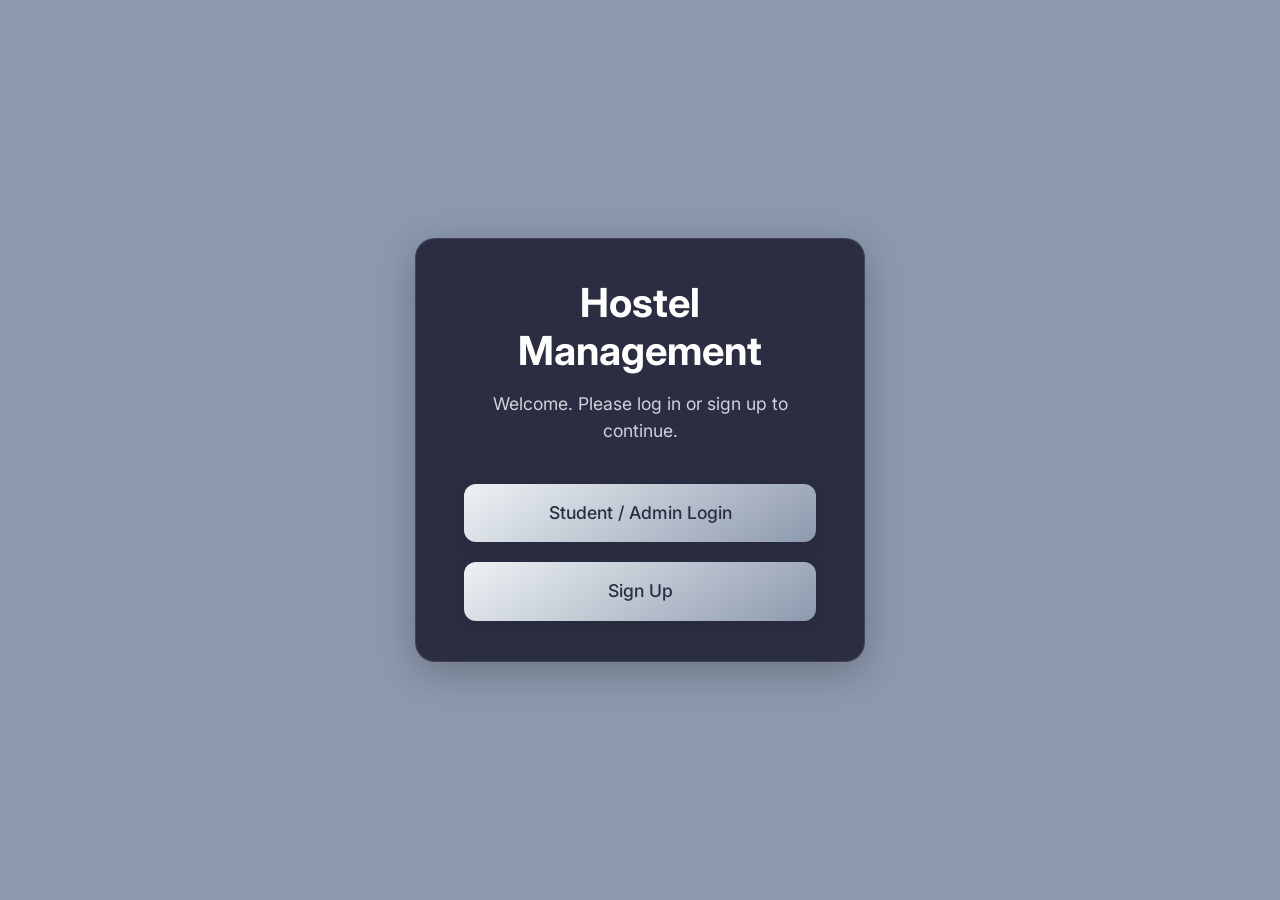
<file: resources/templates/index.html>
<!DOCTYPE html>
<html xmlns:th="http://www.thymeleaf.org">
<head>
    <meta charset="utf-8" />
    <title>Hostel Management</title>
    <!-- We'll keep Bootstrap for other pages, but this page won't use it -->
    <link href="https://cdn.jsdelivr.net/npm/bootstrap@5.3.2/dist/css/bootstrap.min.css" rel="stylesheet">

    <!-- Add Google Font for a modern feel -->
    <link rel="preconnect" href="https://fonts.googleapis.com">
    <link rel="preconnect" href="https://fonts.gstatic.com" crossorigin>
    <link href="https://fonts.googleapis.com/css2?family=Inter:wght@400;500;700&display=swap" rel="stylesheet">

    <style>
        html, body {
            height: 100%;
            width: 100%;
            margin: 0;
            overflow: hidden; /* Prevent scroll bars */
        }

        body {
            /* 1. Background color set */
            background-color: #8D99AE;
            font-family: 'Inter', sans-serif;
            display: flex;
            align-items: center;
            justify-content: center;
            color: #FFFFFF;
        }

        /* 2. Main card with new background */
        .welcome-card {
            /* Solid dark background for the card */
            background: #2B2D42;
            padding: 2.5rem 3rem;
            border-radius: 20px;
            box-shadow: 0 10px 40px rgba(0, 0, 0, 0.25);
            text-align: center;
            max-width: 450px;
            width: 90%;
            border: 1px solid rgba(255, 255, 255, 0.1);
        }

        .welcome-card h1 {
            font-weight: 700;
            color: #FFFFFF;
            margin-bottom: 0.75rem;
        }

        .welcome-card p {
            font-size: 1.1rem;
            color: #CED4DA;
            margin-bottom: 2.5rem;
        }

        .button-container {
            display: flex;
            flex-direction: column;
            gap: 1.25rem; /* More spacing */
        }

        /* 3. Login/Signup buttons styled as cards */
        .welcome-btn {
            display: block;
            padding: 1rem;
            border-radius: 12px;
            text-decoration: none;
            font-weight: 500;
            font-size: 1.1rem;
            /* 5. Change text color for new gradient */
            color: #2B2D42;
            transition: transform 0.2s ease, box-shadow 0.2s ease;
            box-shadow: 0 4px 15px rgba(0, 0, 0, 0.1);
        }

        /* 4. Slight animation on hover */
        .welcome-btn:hover {
            transform: translateY(-3px) scale(1.02);
            box-shadow: 0 7px 22px rgba(0, 0, 0, 0.2);
        }

        .welcome-btn:active {
             transform: translateY(-1px) scale(1.01);
             box-shadow: 0 4px 15px rgba(0, 0, 0, 0.15);
        }

        .btn-login {
            /* 6. Button gradient */
            background: linear-gradient(145deg, #EDF2F4, #8D99AE);
        }

        .btn-signup {
            /* 7. Button gradient */
            background: linear-gradient(145deg, #EDF2F4, #8D99AE);
        }
    </style>
</head>
<!-- Removed container and other layout classes from body -->
<body>

<!-- Replaced old layout with a single centered card -->
<div class="welcome-card">
    <h1 class="mb-3">Hostel Management</h1>
    <p>Welcome. Please log in or sign up to continue.</p>
    <div class="button-container">
        <a href="/login" class="welcome-btn btn-login">Student / Admin Login</a>
        <a href="/signup" class="welcome-btn btn-signup">Sign Up</a>
    </div>
</div>

</body>
</html>
</file>
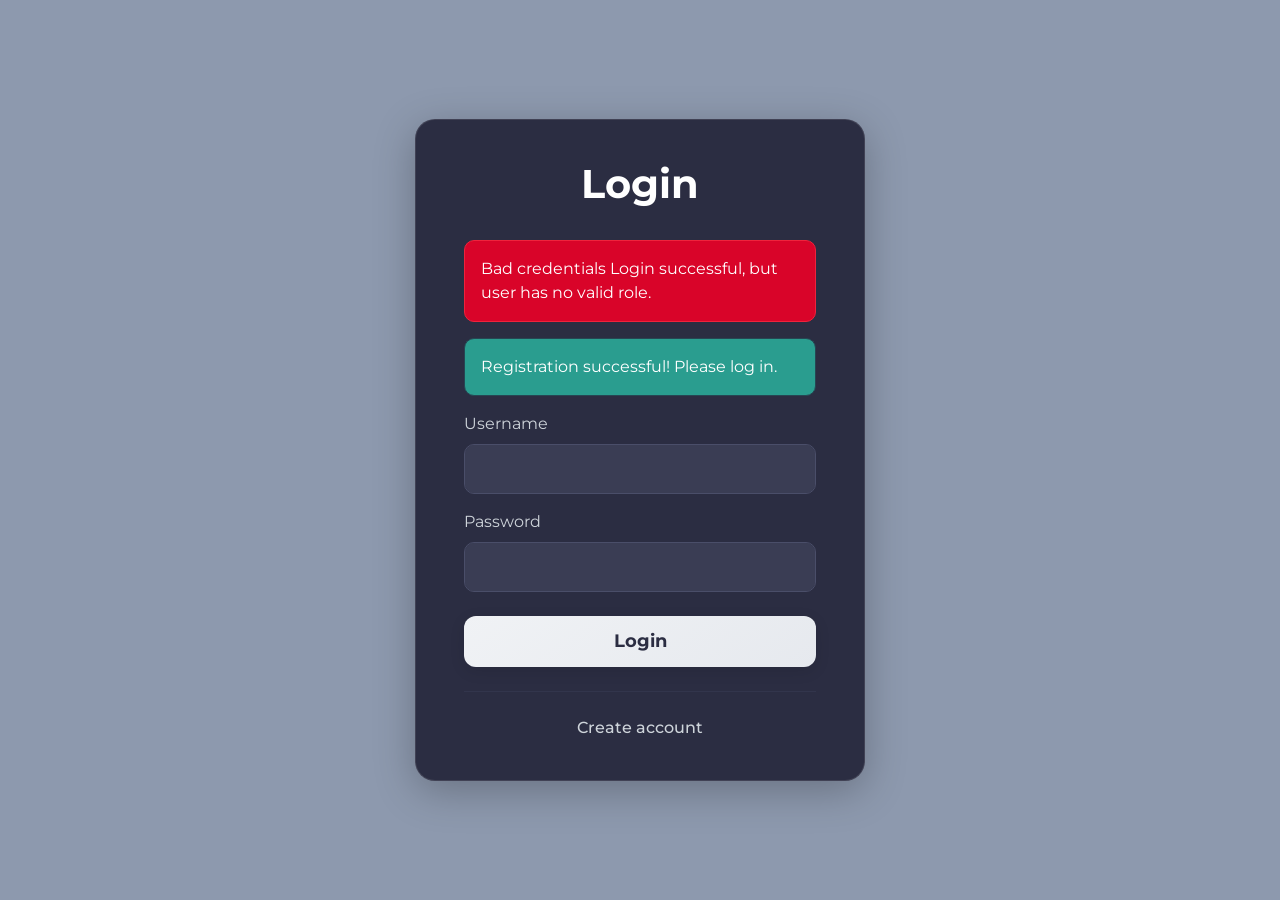
<file: resources/templates/login.html>
<!DOCTYPE html>
<html xmlns:th="http://www.thymeleaf.org">
<head>
    <meta charset="utf-8" />
    <title>Login</title>
    <!-- Keep Bootstrap for grid system and form controls -->
    <link href="https://cdn.jsdelivr.net/npm/bootstrap@5.3.2/dist/css/bootstrap.min.css" rel="stylesheet">

    <!-- Add Google Font 'Montserrat' -->
    <link rel="preconnect" href="https://fonts.googleapis.com">
    <link rel="preconnect" href="https://fonts.gstatic.com" crossorigin>
    <link href="https://fonts.googleapis.com/css2?family=Montserrat:wght@400;500;700&display=swap" rel="stylesheet">

    <style>
        html, body {
            height: 100%;
            width: 100%;
            margin: 0;
        }

        body {
            /* 1. Background color set */
            background-color: #8D99AE;
            font-family: 'Montserrat', sans-serif; /* 7. Font set */
            display: flex;
            align-items: center;
            justify-content: center;
            color: #FFFFFF;
        }

        /* 2. Main card with new background */
        .login-card {
            background: #2B2D42;
            padding: 2.5rem 3rem;
            border-radius: 20px;
            box-shadow: 0 10px 40px rgba(0, 0, 0, 0.25);
            text-align: left; /* Forms look better left-aligned */
            max-width: 450px;
            width: 90%;
            border: 1px solid rgba(255, 255, 255, 0.1);
        }

        .login-card h1 {
            font-weight: 700;
            color: #FFFFFF;
            margin-bottom: 2rem;
            text-align: center; /* Center the title */
        }

        /* 3. Style form elements for dark background */
        .form-label {
            color: #CED4DA;
            margin-bottom: 0.5rem;
        }

        .form-control {
            background-color: #3A3D54;
            border: 1px solid #4A4E69;
            color: #FFFFFF;
            border-radius: 10px;
            padding: 0.75rem 1rem;
        }

        .form-control:focus {
            background-color: #3A3D54;
            border-color: #8D99AE;
            color: #FFFFFF;
            box-shadow: none;
        }

        /* 4. Login button with gradient */
        .login-btn {
            display: block;
            width: 100%;
            padding: 0.75rem;
            border-radius: 12px;
            text-decoration: none;
            font-weight: 700;
            font-size: 1.1rem;
            color: #2B2D42;
            transition: transform 0.2s ease, box-shadow 0.2s ease;
            box-shadow: 0 4px 15px rgba(0, 0, 0, 0.1);
            /* UPDATED GRADIENT */
            background: linear-gradient(145deg, #f0f2f5 0%, #e6e9ee 100%);
            border: none;
            margin-top: 1.5rem;
        }

        .login-btn:hover {
            transform: translateY(-3px) scale(1.02);
            box-shadow: 0 7px 22px rgba(0, 0, 0, 0.2);
        }

        /* 5. Style the "Create account" link */
        .signup-link {
            text-align: center;
            margin-top: 1.5rem;
        }

        .signup-link a {
            color: #CED4DA;
            text-decoration: none;
            font-weight: 500;
            transition: color 0.2s ease;
        }

        .signup-link a:hover {
            color: #FFFFFF;
            text-decoration: underline;
        }

        /* 6. Style the error message */
        .alert-danger {
            background-color: #D90429;
            color: #FFFFFF;
            border: 1px solid #EF233C;
            border-radius: 10px;
        }

        .alert-success {
            background-color: #2a9d8f;
            color: #FFFFFF;
            border: 1px solid #264653;
            border-radius: 10px;
        }
    </style>
</head>
<body>

<div class="login-card">
    <h1>Login</h1>

    <!-- ✅ FIX: Add Thymeleaf error handling -->
    <div th:if="${param.error}" class="alert alert-danger" role="alert">
        <!-- This shows the "Invalid username or password" from Spring Security -->
        <span th:if="${session['SPRING_SECURITY_LAST_EXCEPTION']}" th:text="${session['SPRING_SECURITY_LAST_EXCEPTION'].message}">
                Bad credentials
            </span>
        <!-- This shows our custom "UnknownRole" error -->
        <span th:if="${param.error == 'UnknownRole'}">
                Login successful, but user has no valid role.
            </span>
    </div>

    <!-- This shows the "registered" message -->
    <div th:if="${param.registered != null}" class="alert alert-success" role="alert">
        Registration successful! Please log in.
    </div>


    <!-- ✅ FIX: Use th:action to include CSRF token (if you ever enable it) -->
    <form method="post" th:action="@{/login}">
        <div class="mb-3">
            <label class="form-label">Username</label>
            <input name="username" class="form-control" required />
        </div>
        <div class="mb-3">
            <label class="form-label">Password</label>
            <input name="password" type="password" class="form-control" required />
        </div>
        <button class="login-btn">Login</button>
    </form>
    <hr class="my-4" style="border-color: #4A4E69;"/>
    <div class="signup-link">
        <a href="/signup">Create account</a>
    </div>
</div>

</body>
</html>
</file>
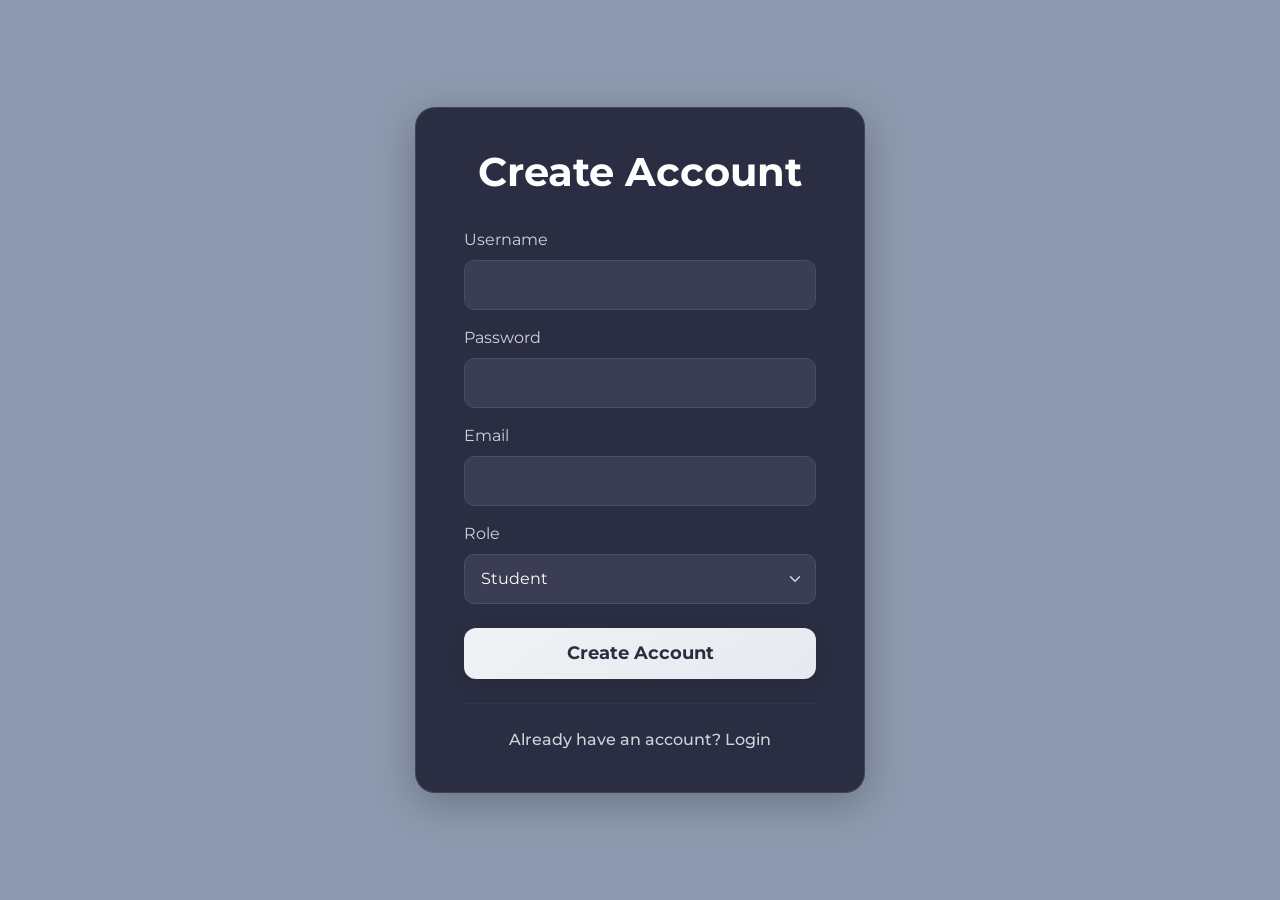
<file: resources/templates/signup.html>
<!DOCTYPE html>
<html xmlns:th="http://www.thymeleaf.org">
<head>
    <meta charset="utf-8" />
    <title>Sign Up</title>
    <!-- Keep Bootstrap for grid system and form controls -->
    <link href="https://cdn.jsdelivr.net/npm/bootstrap@5.3.2/dist/css/bootstrap.min.css" rel="stylesheet">

    <!-- Add Google Font 'Montserrat' -->
    <link rel="preconnect" href="https://fonts.googleapis.com">
    <link rel="preconnect" href="https://fonts.gstatic.com" crossorigin>
    <link href="https://fonts.googleapis.com/css2?family=Montserrat:wght@400;500;700&display=swap" rel="stylesheet">

    <style>
        html, body {
            height: 100%;
            width: 100%;
            margin: 0;
        }

        body {
            /* 1. Background color set */
            background-color: #8D99AE;
            font-family: 'Montserrat', sans-serif;
            display: flex;
            align-items: center;
            justify-content: center;
            color: #FFFFFF;
            padding: 2rem 0; /* Add padding for smaller screens where card is tall */
        }

        /* 2. Main card with new background */
        .signup-card {
            background: #2B2D42;
            padding: 2.5rem 3rem;
            border-radius: 20px;
            box-shadow: 0 10px 40px rgba(0, 0, 0, 0.25);
            text-align: left;
            max-width: 450px;
            width: 90%;
            border: 1px solid rgba(255, 255, 255, 0.1);
        }

        .signup-card h1 {
            font-weight: 700;
            color: #FFFFFF;
            margin-bottom: 2rem;
            text-align: center;
        }

        /* 3. Style form elements for dark background */
        .form-label {
            color: #CED4DA;
            margin-bottom: 0.5rem;
        }

        .form-control, .form-select {
            background-color: #3A3D54;
            border: 1px solid #4A4E69;
            color: #FFFFFF;
            border-radius: 10px;
            padding: 0.75rem 1rem;
        }

        /* Make select arrow white */
        .form-select {
            background-image: url("data:image/svg+xml,%3csvg xmlns='http://www.w3.org/2000/svg' viewBox='0 0 16 16'%3e%3cpath fill='none' stroke='%23CED4DA' stroke-linecap='round' stroke-linejoin='round' stroke-width='2' d='m2 5 6 6 6-6'/%3e%3c/svg%3e");
        }

        .form-control:focus, .form-select:focus {
            background-color: #3A3D54;
            border-color: #8D99AE;
            color: #FFFFFF;
            box-shadow: none;
        }

        /* 4. Signup button with gradient */
        .signup-btn {
            display: block;
            width: 100%;
            padding: 0.75rem;
            border-radius: 12px;
            text-decoration: none;
            font-weight: 700;
            font-size: 1.1rem;
            color: #2B2D42;
            transition: transform 0.2s ease, box-shadow 0.2s ease;
            box-shadow: 0 4px 15px rgba(0, 0, 0, 0.1);
            background: linear-gradient(145deg, #f0f2f5 0%, #e6e9ee 100%);
            border: none;
            margin-top: 1.5rem;
        }

        .signup-btn:hover {
            transform: translateY(-3px) scale(1.02);
            box-shadow: 0 7px 22px rgba(0, 0, 0, 0.2);
        }

        /* 5. Style the "Login" link */
        .login-link {
            text-align: center;
            margin-top: 1.5rem;
        }

        .login-link a {
            color: #CED4DA;
            text-decoration: none;
            font-weight: 500;
            transition: color 0.2s ease;
        }

        .login-link a:hover {
            color: #FFFFFF;
            text-decoration: underline;
        }
    </style>
</head>
<body>

<div class="signup-card">
    <h1>Create Account</h1>

    <!-- Signup Form -->
    <form th:action="@{/signup}" th:object="${user}" method="post">
        <div class="mb-3">
            <label class="form-label">Username</label>
            <input class="form-control" th:field="*{username}" required/>
        </div>
        <div class="mb-3">
            <label class="form-label">Password</label>
            <input type="password" class="form-control" th:field="*{password}" required/>
        </div>
        <div class="mb-3">
            <label class="form-label">Email</label>
            <input class="form-control" th:field="*{email}" />
        </div>
        <div class="mb-3">
            <label class="form-label">Role</label>
            <select name="role" class="form-select">
                <option value="student">Student</option>
                <option value="admin">Admin</option>
                <option value="cleaner">Cleaner</option>
            </select>
        </div>
        <button class="signup-btn">Create Account</button>
    </form>

    <hr class="my-4" style="border-color: #4A4E69;"/>

    <div class="login-link">
        <a href="/login">Already have an account? Login</a>
    </div>
</div>

</body>
</html>
</file>
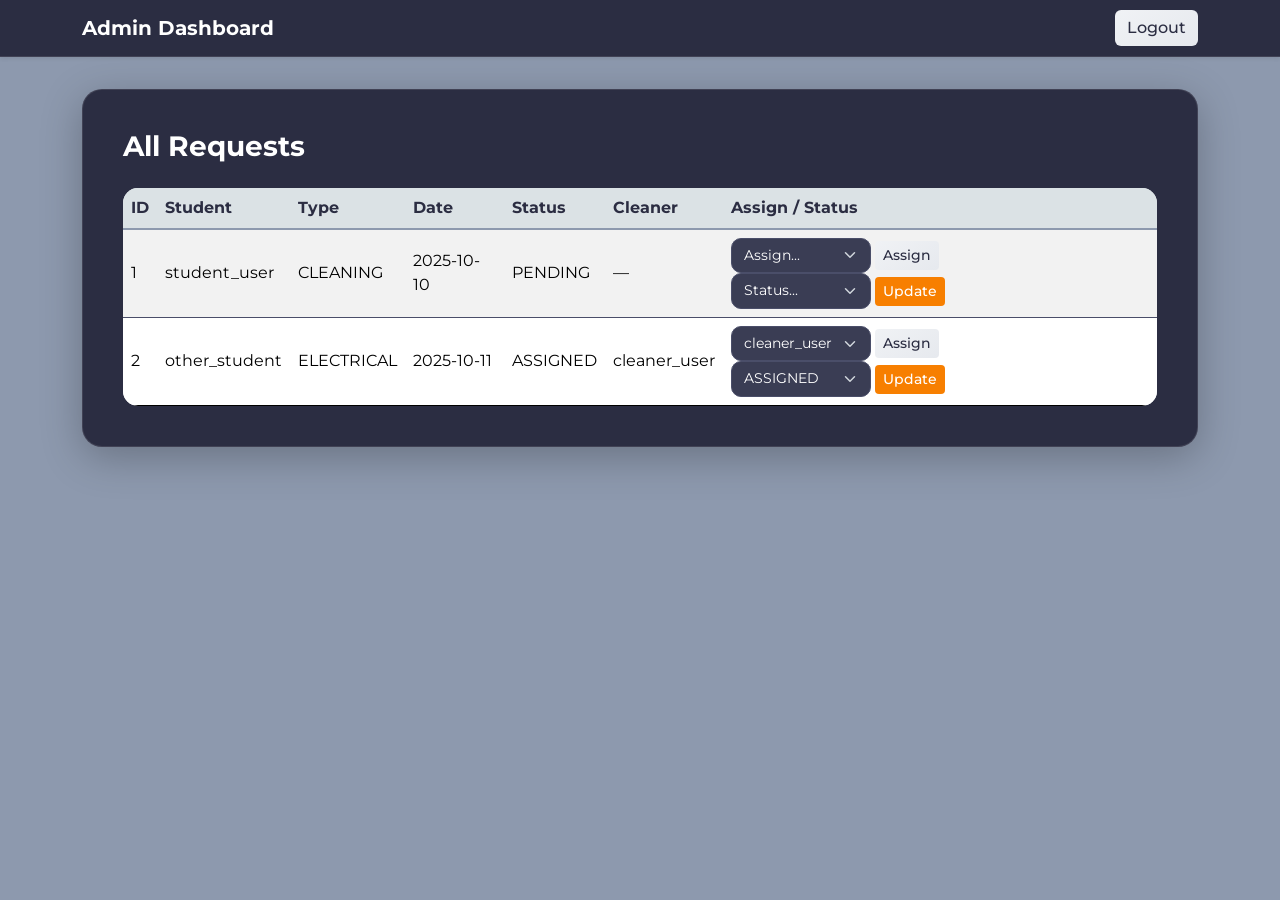
<file: resources/templates/admin/dashboard.html>
<!DOCTYPE html>
<html xmlns:th="http://www.thymeleaf.org">
<head>
    <meta charset="utf-8"/>
    <title>Admin Dashboard</title>
    <link href="https://cdn.jsdelivr.net/npm/bootstrap@5.3.2/dist/css/bootstrap.min.css" rel="stylesheet">

    <!-- Add Google Font 'Montserrat' -->
    <link rel="preconnect" href="https://fonts.googleapis.com">
    <link rel="preconnect" href="https://fonts.gstatic.com" crossorigin>
    <link href="https://fonts.googleapis.com/css2?family=Montserrat:wght@400;500;700&display=swap" rel="stylesheet">

    <style>
        body {
            /* 1. Background color set */
            background-color: #8D99AE;
            font-family: 'Montserrat', sans-serif; /* 2. Font set */
            color: #FFFFFF;
        }

        /* 3. Dark navbar */
        .navbar {
            background-color: #2B2D42;
            border-bottom: 1px solid rgba(255, 255, 255, 0.1);
        }

        .navbar-brand {
            color: #FFFFFF;
            font-weight: 700;
        }

        /* 4. Main content card */
        .content-card {
            background: #2B2D42;
            padding: 2.5rem;
            border-radius: 20px;
            box-shadow: 0 10px 40px rgba(0, 0, 0, 0.25);
            margin-top: 2rem;
            margin-bottom: 2rem;
            border: 1px solid rgba(255, 255, 255, 0.1);
        }

        h3 {
            font-weight: 700;
            color: #FFFFFF;
            margin-bottom: 1.5rem;
        }

        /* UPDATED: Add border radius to table container */
        .table-responsive {
            border-radius: 15px;
            overflow: hidden; /* Clips the table corners */
        }

        /* 5. Style table for dark background */
        .table {
            /* UPDATED: New background and text color */
            background-color: #EDF2F4;
            color: #2B2D42;
            border-color: #4A4E69;
            margin-bottom: 0; /* Remove default bootstrap margin */
        }

        .table thead th {
            /* UPDATED: New header colors */
            color: #2B2D42;
            border-bottom-width: 2px;
            border-color: #8D99AE;
            background-color: #dbe2e5; /* Slightly darker shade of the new bg */
        }

        .table tbody tr {
            border-color: #4A4E69;
        }

        .table tbody tr:last-child {
            border-bottom: none; /* Remove last border */
        }

        .table tbody td {
            vertical-align: middle;
        }

        /* Make table rows striped */
        .table-striped tbody tr:nth-of-type(odd) {
            /* UPDATED: New stripe color */
            background-color: #FFFFFF;
        }

        /* 6. Style form elements */
        .form-select {
            background-color: #3A3D54;
            border: 1px solid #4A4E69;
            color: #FFFFFF;
            border-radius: 10px;
            background-image: url("data:image/svg+xml,%3csvg xmlns='http://www.w3.org/2000/svg' viewBox='0 0 16 16'%3e%3cpath fill='none' stroke='%23CED4DA' stroke-linecap='round' stroke-linejoin='round' stroke-width='2' d='m2 5 6 6 6-6'/%3e%3c/svg%3e");
        }

        .form-select:focus {
            background-color: #3A3D54;
            border-color: #8D99AE;
            color: #FFFFFF;
            box-shadow: none;
        }

        /* 7. Style buttons */
        .btn-primary {
            background: linear-gradient(145deg, #f0f2f5 0%, #e6e9ee 100%);
            border: none;
            color: #2B2D42;
            font-weight: 500;
        }

        .btn-warning {
            background-color: #f77f00;
            border: none;
            color: #FFFFFF;
            font-weight: 500;
        }

        .btn-logout {
            background: linear-gradient(145deg, #f0f2f5 0%, #e6e9ee 100%);
            border: none;
            color: #2B2D42;
            font-weight: 500;
        }
    </style>
</head>
<body>

<!-- Dark Navbar -->
<nav class="navbar navbar-expand-lg shadow-sm">
    <div class="container">
        <a class="navbar-brand">Admin Dashboard</a>
        <div class="d-flex">
            <!-- Logout Button -->
            <form th:action="@{/logout}" method="post">
                <button class="btn btn-logout" type="submit">Logout</button>
            </form>
        </div>
    </div>
</nav>

<!-- Main Content Area -->
<div class="container">
    <div class="content-card">
        <h3>All Requests</h3>

        <!-- UPDATED: Added rounded corners to this container -->
        <div class="table-responsive">
            <!-- UPDATED: Added .table-striped for better readability -->
            <table class="table table-striped">
                <thead>
                <tr>
                    <th>ID</th>
                    <th>Student</th>
                    <th>Type</th>
                    <th>Date</th>
                    <th>Status</th>
                    <th>Cleaner</th>
                    <th>Assign / Status</th>
                </tr>
                </thead>
                <tbody>
                <tr th:each="r : ${requests}">
                    <td th:text="${r.id}">1</td>
                    <td th:text="${r.student != null ? r.student.username : '—'}">student_user</td>
                    <td th:text="${r.serviceType}">CLEANING</td>
                    <td th:text="${r.preferredDate}">2025-10-10</td>
                    <td th:text="${r.status}">PENDING</td>
                    <td th:text="${r.cleaner != null ? r.cleaner.username : '—'}">—</td>
                    <td>
                        <!-- Assign Cleaner Form -->
                        <form th:action="@{/admin/assign}" method="post" class="d-inline-block mb-2 mb-md-0">
                            <input type="hidden" name="requestId" th:value="${r.id}" />
                            <select name="cleanerId" class="form-select d-inline-block" style="width:140px; font-size: 0.9rem;">
                                <option value="">Assign...</option>
                                <option th:each="c : ${cleaners}" th:value="${c.id}" th:text="${c.username}"></option>
                            </select>
                            <button class="btn btn-sm btn-primary">Assign</button>
                        </form>

                        <!-- Change Status Form -->
                        <form th:action="@{/admin/status}" method="post" class="d-inline-block">
                            <input type="hidden" name="requestId" th:value="${r.id}" />
                            <select name="status" class="form-select d-inline-block" style="width:140px; font-size: 0.9rem;">
                                <option value="">Status...</option>
                                <option th:each="s : ${statuses}" th:value="${s}" th:text="${s}"></option>
                            </select>
                            <button class="btn btn-sm btn-warning">Update</button>
                        </form>
                    </td>
                </tr>
                <!-- Example Row 2 -->
                <tr>
                    <td>2</td>
                    <td>other_student</td>
                    <td>ELECTRICAL</td>
                    <td>2025-10-11</td>
                    <td>ASSIGNED</td>
                    <td>cleaner_user</td>
                    <td>
                        <form th:action="@{/admin/assign}" method="post" class="d-inline-block mb-2 mb-md-0">
                            <input type="hidden" name="requestId" value="2" />
                            <select name="cleanerId" class="form-select d-inline-block" style="width:140px; font-size: 0.9rem;">
                                <option value="">Assign...</option>
                                <option value="1" selected>cleaner_user</option>
                            </select>
                            <button class="btn btn-sm btn-primary">Assign</button>
                        </form>
                        <form th:action="@{/admin/status}" method="post" class="d-inline-block">
                            <input type="hidden" name="requestId" value="2" />
                            <select name="status" class="form-select d-inline-block" style="width:140px; font-size: 0.9rem;">
                                <option value="">Status...</option>
                                <option value="ASSIGNED" selected>ASSIGNED</option>
                                <option value="COMPLETED">COMPLETED</option>
                            </select>
                            <button class="btn btn-sm btn-warning">Update</button>
                        </form>
                    </td>
                </tr>
                </tbody>
            </table>
        </div>
    </div>
</div>

</body>
</html>
</file>
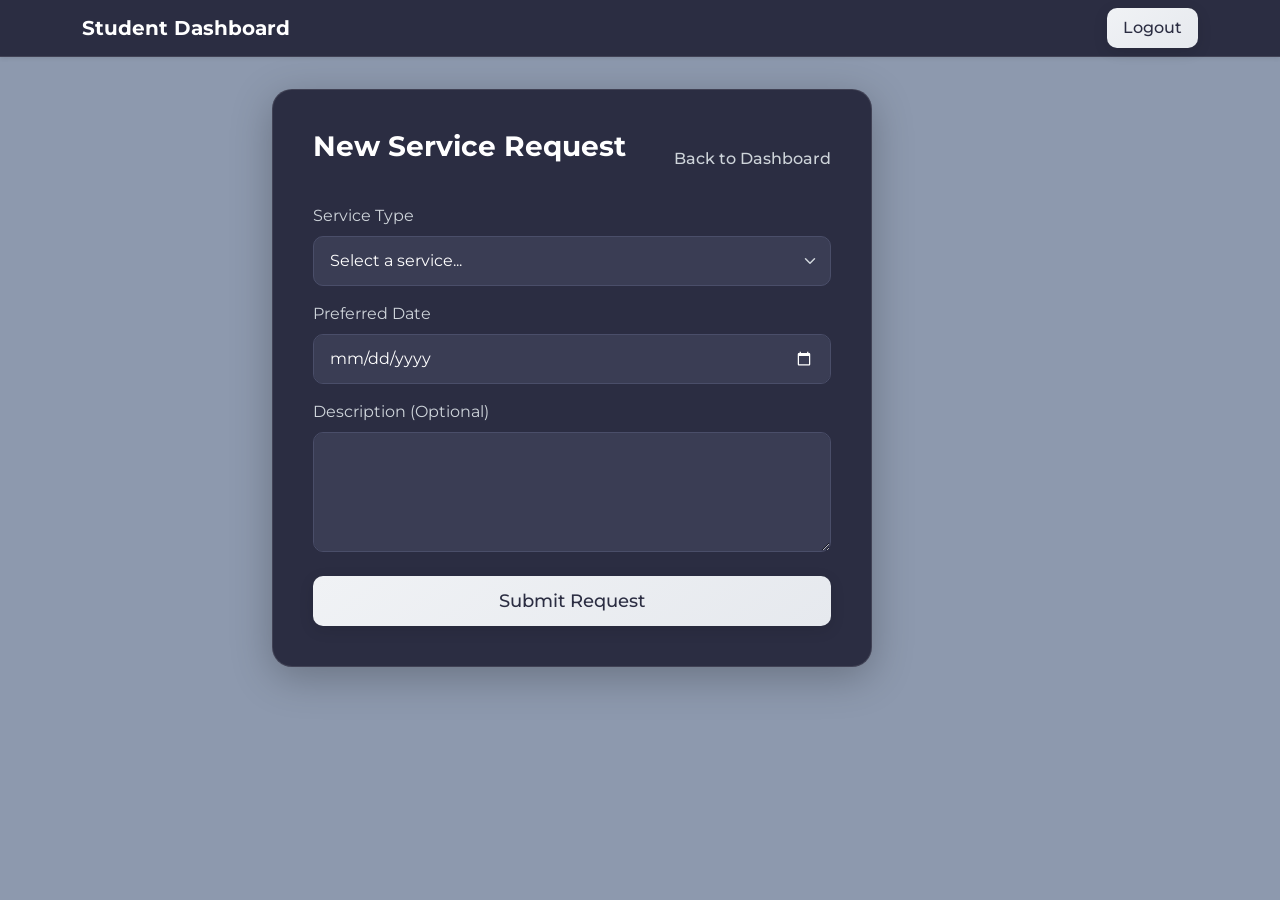
<file: resources/templates/student/book.html>
<!DOCTYPE html>
<html xmlns:th="http://www.thymeleaf.org">
<head>
    <meta charset="utf-8"/>
    <title>Book Service</title>
    <link href="https://cdn.jsdelivr.net/npm/bootstrap@5.3.2/dist/css/bootstrap.min.css" rel="stylesheet">

    <!-- Add Google Font 'Montserrat' -->
    <link rel="preconnect" href="https://fonts.googleapis.com">
    <link rel="preconnect" href="https://fonts.gstatic.com" crossorigin>
    <link href="https://fonts.googleapis.com/css2?family=Montserrat:wght@400;500;700&display=swap" rel="stylesheet">

    <style>
        body {
            /* 1. Background color set */
            background-color: #8D99AE;
            font-family: 'Montserrat', sans-serif; /* 2. Font set */
            color: #FFFFFF;
        }

        /* 3. Dark navbar */
        .navbar {
            background-color: #2B2D42;
            border-bottom: 1px solid rgba(255, 255, 255, 0.1);
        }

        .navbar-brand {
            color: #FFFFFF;
            font-weight: 700;
        }

        /* 4. Main content card */
        .content-card {
            background: #2B2D42;
            padding: 2.5rem;
            border-radius: 20px;
            box-shadow: 0 10px 40px rgba(0, 0, 0, 0.25);
            margin-top: 2rem;
            margin-bottom: 2rem;
            border: 1px solid rgba(255, 255, 255, 0.1);
            max-width: 600px; /* Constrain width for a form */
        }

        h3 {
            font-weight: 700;
            color: #FFFFFF;
            margin-bottom: 1.5rem;
        }

        /* 5. Style form elements for dark background */
        .form-label {
            color: #CED4DA;
            margin-bottom: 0.5rem;
        }

        .form-control, .form-select {
            background-color: #3A3D54;
            border: 1px solid #4A4E69;
            color: #FFFFFF;
            border-radius: 10px;
            padding: 0.75rem 1rem;
        }

        /* Make select arrow white */
        .form-select {
            background-image: url("data:image/svg+xml,%3csvg xmlns='http://www.w3.org/2000/svg' viewBox='0 0 16 16'%3e%3cpath fill='none' stroke='%23CED4DA' stroke-linecap='round' stroke-linejoin='round' stroke-width='2' d='m2 5 6 6 6-6'/%3e%3c/svg%3e");
        }

        /* Style for date picker text */
        .form-control[type="date"]::-webkit-calendar-picker-indicator {
            filter: invert(1);
        }

        .form-control:focus, .form-select:focus {
            background-color: #3A3D54;
            border-color: #8D99AE;
            color: #FFFFFF;
            box-shadow: none;
        }

        textarea.form-control {
            min-height: 120px;
        }

        /* 6. Style buttons */
        .btn-submit {
            background: linear-gradient(145deg, #f0f2f5 0%, #e6e9ee 100%);
            border: none;
            color: #2B2D42;
            font-weight: 500;
            padding: 0.75rem 1.5rem;
            border-radius: 10px;
            text-decoration: none;
            display: inline-block;
            transition: transform 0.2s ease, box-shadow 0.2s ease;
            box-shadow: 0 4px 15px rgba(0, 0, 0, 0.1);
            width: 100%;
            font-size: 1.1rem;
        }

        .btn-submit:hover {
            transform: translateY(-3px) scale(1.02);
            box-shadow: 0 7px 22px rgba(0, 0, 0, 0.2);
        }

        .btn-logout {
            background: linear-gradient(145deg, #f0f2f5 0%, #e6e9ee 100%);
            border: none;
            color: #2B2D42;
            font-weight: 500;
            padding: 0.5rem 1rem;
            border-radius: 10px;
            transition: transform 0.2s ease, box-shadow 0.2s ease;
            box-shadow: 0 4px 15px rgba(0, 0, 0, 0.1);
        }

        .btn-logout:hover {
            transform: translateY(-3px) scale(1.02);
            box-shadow: 0 7px 22px rgba(0, 0, 0, 0.2);
        }

        .btn-back {
            color: #CED4DA;
            text-decoration: none;
            font-weight: 500;
            transition: color 0.2s ease;
        }
        .btn-back:hover {
            color: #FFFFFF;
            text-decoration: underline;
        }
    </style>
</head>
<body>

<!-- Dark Navbar -->
<nav class="navbar navbar-expand-lg shadow-sm">
    <div class="container">
        <a class="navbar-brand">Student Dashboard</a>
        <div class="d-flex">
            <!-- Logout Button -->
            <form th:action="@{/logout}" method="post">
                <button class="btn btn-logout" type="submit">Logout</button>
            </form>
        </div>
    </div>
</nav>

<!-- Main Content Area -->
<div class="container">
    <!-- Center the card -->
    <div class="row justify-content-center">
        <div class="col-lg-8 col-md-10">
            <div class="content-card">
                <div class="d-flex justify-content-between align-items-center mb-3">
                    <h3>New Service Request</h3>
                    <a href="/student/dashboard" class="btn-back">Back to Dashboard</a>
                </div>

                <!-- Booking Form -->
                <form th:action="@{/student/book}" th:object="${request}" method="post">

                    <!-- Service Type -->
                    <div class="mb-3">
                        <label for="serviceType" class="form-label">Service Type</label>
                        <select id="serviceType" class="form-select" th:field="*{serviceType}" required>
                            <option value="" disabled selected>Select a service...</option>
                            <option th:each="type : ${types}"
                                    th:value="${type}"
                                    th:text="${type.name().substring(0,1) + type.name().substring(1).toLowerCase()}">
                                Cleaning
                            </option>
                        </select>
                    </div>

                    <!-- Preferred Date -->
                    <div class="mb-3">
                        <label for="preferredDate" class="form-label">Preferred Date</label>
                        <input type="date" id="preferredDate" class="form-control"
                               th:field="*{preferredDate}"
                               th:min="${minDate}" required />
                    </div>

                    <!-- Description -->
                    <div class="mb-4">
                        <label for="description" class="form-label">Description (Optional)</label>
                        <textarea id="description" class="form-control"
                                  th:field="*{description}"
                                  placeholder="E.g., My sink is leaking, the ceiling light won't turn on...">
                        </textarea>
                    </div>

                    <!-- Submit Button -->
                    <button type="submit" class="btn-submit">Submit Request</button>
                </form>

            </div>
        </div>
    </div>
</div>

</body>
</html>
</file>
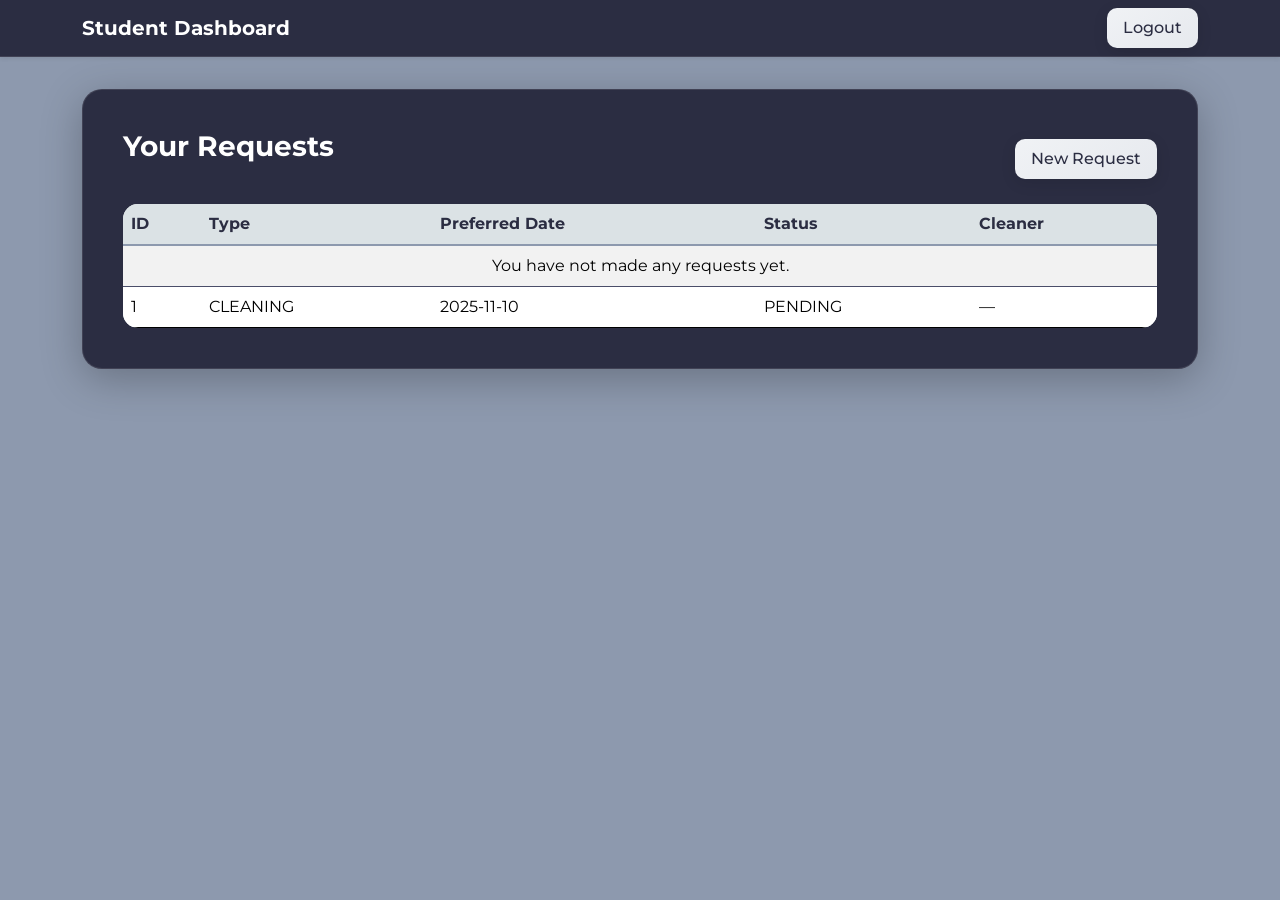
<file: resources/templates/student/dashboard.html>
<!DOCTYPE html>
<html xmlns:th="http://www.thymeleaf.org">
<head>
    <meta charset="utf-8"/>
    <title>Student Dashboard</title>
    <link href="https://cdn.jsdelivr.net/npm/bootstrap@5.3.2/dist/css/bootstrap.min.css" rel="stylesheet">

    <!-- Add Google Font 'Montserrat' -->
    <link rel="preconnect" href="https://fonts.googleapis.com">
    <link rel="preconnect" href="https://fonts.gstatic.com" crossorigin>
    <link href="https://fonts.googleapis.com/css2?family=Montserrat:wght@400;500;700&display=swap" rel="stylesheet">

    <style>
        body {
            /* 1. Background color set */
            background-color: #8D99AE;
            font-family: 'Montserrat', sans-serif; /* 2. Font set */
            color: #FFFFFF;
        }

        /* 3. Dark navbar */
        .navbar {
            background-color: #2B2D42;
            border-bottom: 1px solid rgba(255, 255, 255, 0.1);
        }

        .navbar-brand {
            color: #FFFFFF;
            font-weight: 700;
        }

        /* 4. Main content card */
        .content-card {
            background: #2B2D42;
            padding: 2.5rem;
            border-radius: 20px;
            box-shadow: 0 10px 40px rgba(0, 0, 0, 0.25);
            margin-top: 2rem;
            margin-bottom: 2rem;
            border: 1px solid rgba(255, 255, 255, 0.1);
        }

        h3 {
            font-weight: 700;
            color: #FFFFFF;
            margin-bottom: 1.5rem;
        }

        /* 5. Rounded table container */
        .table-responsive {
            border-radius: 15px;
            overflow: hidden; /* Clips the table corners */
        }

        /* 6. Style table */
        .table {
            background-color: #EDF2F4;
            color: #2B2D42;
            border-color: #4A4E69;
            margin-bottom: 0;
        }

        .table thead th {
            color: #2B2D42;
            border-bottom-width: 2px;
            border-color: #8D99AE;
            background-color: #dbe2e5;
        }

        .table tbody tr {
            border-color: #4A4E69;
        }

        .table tbody tr:last-child {
            border-bottom: none;
        }

        .table tbody td {
            vertical-align: middle;
        }

        .table-striped tbody tr:nth-of-type(odd) {
            background-color: #FFFFFF;
        }

        /* 7. Style buttons */
        .btn-new-request {
            background: linear-gradient(145deg, #f0f2f5 0%, #e6e9ee 100%);
            border: none;
            color: #2B2D42;
            font-weight: 500;
            padding: 0.5rem 1rem;
            border-radius: 10px;
            text-decoration: none; /* Add this to ensure 'a' tag looks like a button */
            display: inline-block; /* Add this for proper padding */

            /* UPDATED: Add animation properties */
            transition: transform 0.2s ease, box-shadow 0.2s ease;
            box-shadow: 0 4px 15px rgba(0, 0, 0, 0.1);
        }

        /* UPDATED: Add hover effect */
        .btn-new-request:hover {
            transform: translateY(-3px) scale(1.02);
            box-shadow: 0 7px 22px rgba(0, 0, 0, 0.2);
        }

        .btn-logout {
            background: linear-gradient(145deg, #f0f2f5 0%, #e6e9ee 100%);
            border: none;
            color: #2B2D42;
            font-weight: 500;
            padding: 0.5rem 1rem;
            border-radius: 10px;

            /* UPDATED: Add animation properties */
            transition: transform 0.2s ease, box-shadow 0.2s ease;
            box-shadow: 0 4px 15px rgba(0, 0, 0, 0.1);
        }

        /* UPDATED: Add hover effect */
        .btn-logout:hover {
            transform: translateY(-3px) scale(1.02);
            box-shadow: 0 7px 22px rgba(0, 0, 0, 0.2);
        }
    </style>
</head>
<body>

<!-- Dark Navbar -->
<nav class="navbar navbar-expand-lg shadow-sm">
    <div class="container">
        <a class="navbar-brand">Student Dashboard</a>
        <div class="d-flex">
            <!-- Logout Button -->
            <form th:action="@{/logout}" method="post">
                <button class="btn btn-logout" type="submit">Logout</button>
            </form>
        </div>
    </div>
</nav>

<!-- Main Content Area -->
<div class="container">
    <div class="content-card">
        <div class="d-flex justify-content-between align-items-center mb-3">
            <h3>Your Requests</h3>
            <!-- "New Request" Button -->
            <!-- UPDATED: Corrected class attribute -->
            <a class="btn-new-request" href="/student/book">New Request</a>
        </div>

        <div class="table-responsive">
            <table class="table table-striped">
                <thead>
                <tr>
                    <th>ID</th>
                    <th>Type</th>
                    <th>Preferred Date</th>
                    <th>Status</th>
                    <th>Cleaner</th>
                </tr>
                </thead>
                <tbody>
                <!-- Use th:if to check if requests is empty -->
                <tr th:if="${requests == null or requests.isEmpty()}">
                    <td colspan="5" class="text-center">You have not made any requests yet.</td>
                </tr>
                <!-- Loop over requests if not empty -->
                <tr th:each="r : ${requests}">
                    <td th:text="${r.id}">1</td>
                    <td th:text="${r.serviceType}">CLEANING</td>
                    <td th:text="${r.preferredDate}">2025-11-10</td>
                    <td th:text="${r.status}">PENDING</td>
                    <td th:text="${r.cleaner != null ? r.cleaner.username : '—'}">—</td>
                </tr>
                </tbody>
            </table>
        </div>
    </div>
</div>

</body>
</html>
</file>
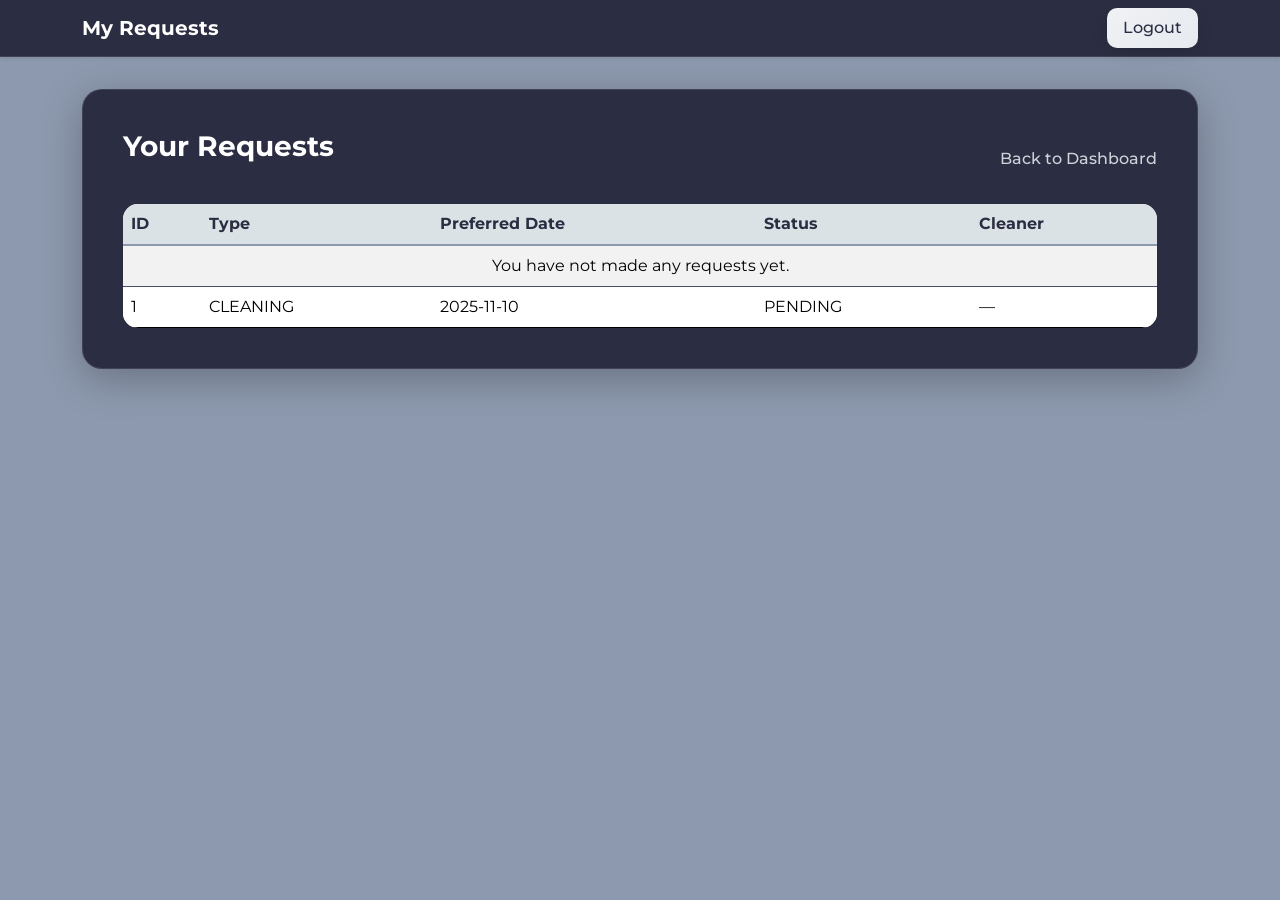
<file: resources/templates/student/requests.html>
<!DOCTYPE html>
<html xmlns:th="http://www.thymeleaf.org">
<head>
    <meta charset="utf-8"/>
    <title>My Requests</title>
    <link href="https://cdn.jsdelivr.net/npm/bootstrap@5.3.2/dist/css/bootstrap.min.css" rel="stylesheet">

    <!-- Add Google Font 'Montserrat' -->
    <link rel="preconnect" href="https://fonts.googleapis.com">
    <link rel="preconnect" href="https://fonts.gstatic.com" crossorigin>
    <link href="https://fonts.googleapis.com/css2?family=Montserrat:wght@400;500;700&display=swap" rel="stylesheet">

    <style>
        body {
            /* 1. Background color set */
            background-color: #8D99AE;
            font-family: 'Montserrat', sans-serif; /* 2. Font set */
            color: #FFFFFF;
        }

        /* 3. Dark navbar */
        .navbar {
            background-color: #2B2D42;
            border-bottom: 1px solid rgba(255, 255, 255, 0.1);
        }

        .navbar-brand {
            color: #FFFFFF;
            font-weight: 700;
        }

        /* 4. Main content card */
        .content-card {
            background: #2B2D42;
            padding: 2.5rem;
            border-radius: 20px;
            box-shadow: 0 10px 40px rgba(0, 0, 0, 0.25);
            margin-top: 2rem;
            margin-bottom: 2rem;
            border: 1px solid rgba(255, 255, 255, 0.1);
        }

        h3 {
            font-weight: 700;
            color: #FFFFFF;
            margin-bottom: 1.5rem;
        }

        /* 5. Rounded table container */
        .table-responsive {
            border-radius: 15px;
            overflow: hidden; /* Clips the table corners */
        }

        /* 6. Style table */
        .table {
            background-color: #EDF2F4;
            color: #2B2D42;
            border-color: #4A4E69;
            margin-bottom: 0;
        }

        .table thead th {
            color: #2B2D42;
            border-bottom-width: 2px;
            border-color: #8D99AE;
            background-color: #dbe2e5;
        }

        .table tbody tr {
            border-color: #4A4E69;
        }

        .table tbody tr:last-child {
            border-bottom: none;
        }

        .table tbody td {
            vertical-align: middle;
        }

        .table-striped tbody tr:nth-of-type(odd) {
            background-color: #FFFFFF;
        }

        /* 7. Style buttons */
        .btn-back {
            color: #CED4DA;
            text-decoration: none;
            font-weight: 500;
            transition: color 0.2s ease;
        }
        .btn-back:hover {
            color: #FFFFFF;
            text-decoration: underline;
        }

        .btn-logout {
            background: linear-gradient(145deg, #f0f2f5 0%, #e6e9ee 100%);
            border: none;
            color: #2B2D42;
            font-weight: 500;
            padding: 0.5rem 1rem;
            border-radius: 10px;
            transition: transform 0.2s ease, box-shadow 0.2s ease;
            box-shadow: 0 4px 15px rgba(0, 0, 0, 0.1);
        }

        .btn-logout:hover {
            transform: translateY(-3px) scale(1.02);
            box-shadow: 0 7px 22px rgba(0, 0, 0, 0.2);
        }
    </style>
</head>
<body>

<!-- Dark Navbar -->
<nav class="navbar navbar-expand-lg shadow-sm">
    <div class="container">
        <a class="navbar-brand">My Requests</a>
        <div class="d-flex">
            <!-- Logout Button -->
            <form th:action="@{/logout}" method="post">
                <button class="btn btn-logout" type="submit">Logout</button>
            </form>
        </div>
    </div>
</nav>

<!-- Main Content Area -->
<div class="container">
    <div class="content-card">
        <div class="d-flex justify-content-between align-items-center mb-3">
            <h3>Your Requests</h3>
            <!-- "Back to Dashboard" link -->
            <a class="btn-back" href="/student/dashboard">Back to Dashboard</a>
        </div>

        <div class="table-responsive">
            <table class="table table-striped">
                <thead>
                <tr>
                    <th>ID</th>
                    <th>Type</th>
                    <th>Preferred Date</th>
                    <th>Status</th>
                    <th>Cleaner</th>
                </tr>
                </thead>
                <tbody>
                <!-- Use th:if to check if requests is empty -->
                <tr th:if="${requests == null or requests.isEmpty()}">
                    <td colspan="5" class="text-center">You have not made any requests yet.</td>
                </tr>
                <!-- Loop over requests if not empty -->
                <tr th:each="r : ${requests}">
                    <td th:text="${r.id}">1</td>
                    <td th:text="${r.serviceType}">CLEANING</td>
                    <td th:text="${r.preferredDate}">2025-11-10</td>
                    <td th:text="${r.status}">PENDING</td>
                    <td th:text="${r.cleaner != null ? r.cleaner.username : '—'}">—</td>
                </tr>
                </tbody>
            </table>
        </div>
    </div>
</div>

</body>
</html>
</file>
